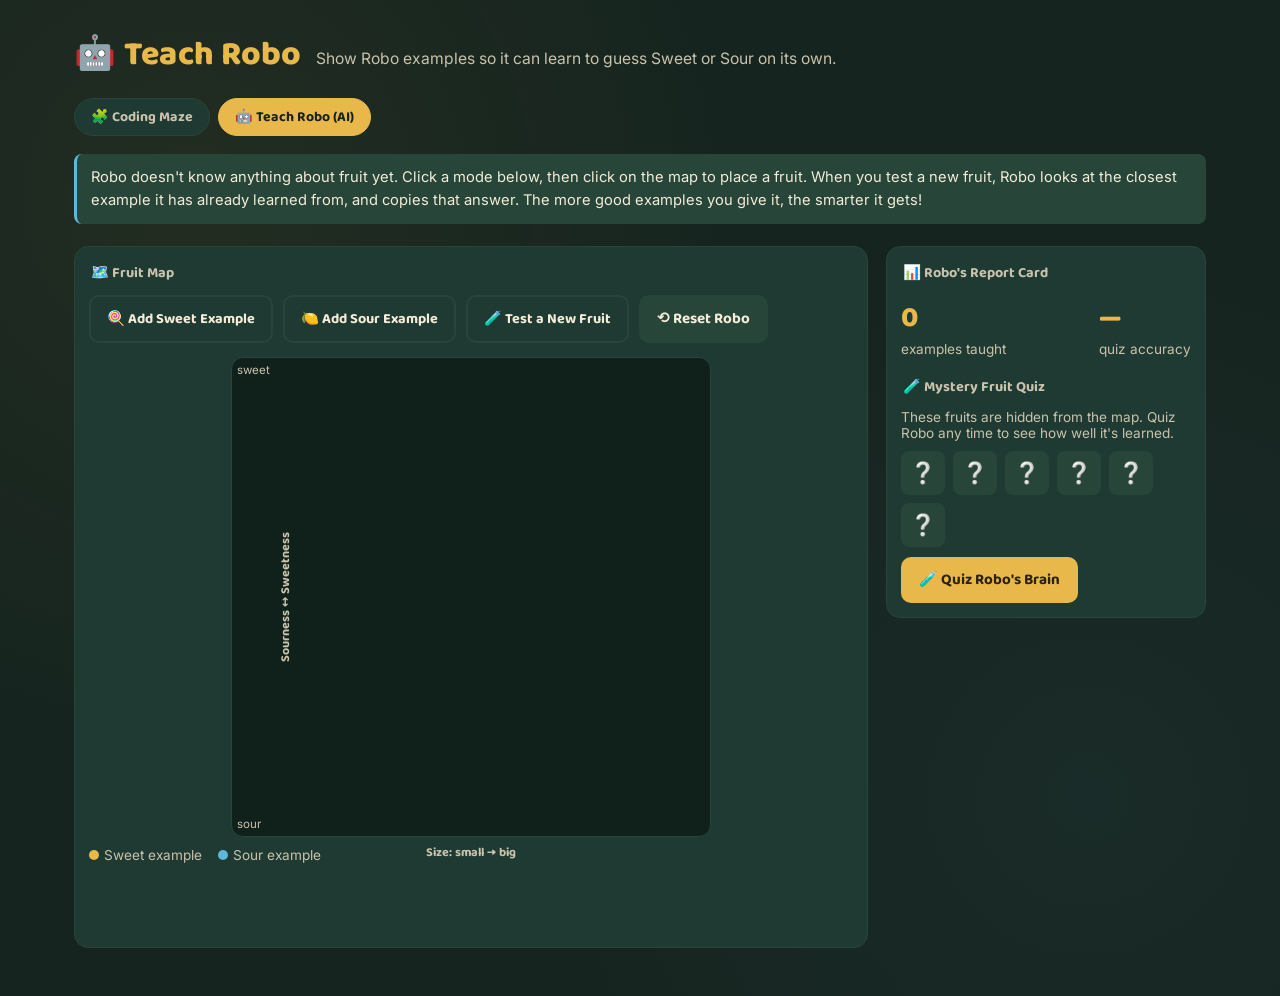
<file: ai.html>
<!DOCTYPE html>
<html lang="en">
<head>
<meta charset="UTF-8">
<meta name="viewport" content="width=device-width, initial-scale=1.0">
<title>Teach Robo — Trail Quest AI</title>
<link rel="stylesheet" href="shared.css">
<link rel="stylesheet" href="ai.css">
</head>
<body>
  <div class="app">

    <header class="app-header">
      <h1>🤖 Teach Robo</h1>
      <p>Show Robo examples so it can learn to guess Sweet or Sour on its own.</p>
    </header>

    <nav class="module-nav">
      <a href="index.html">🧩 Coding Maze</a>
      <a href="ai.html" class="current">🤖 Teach Robo (AI)</a>
    </nav>

    <p class="callout" style="margin: 18px 0 22px;">
      Robo doesn't know anything about fruit yet. Click a mode below, then click
      on the map to place a fruit. When you test a new fruit, Robo looks at the
      closest example it has already learned from, and copies that answer.
      The more good examples you give it, the smarter it gets!
    </p>

    <div class="ai-layout">

      <!-- Left: the training plot -->
      <div class="panel">
        <p class="panel-label">🗺️ Fruit Map</p>

        <div class="mode-row">
          <button class="mode-btn sweet" id="mode-sweet">🍭 Add Sweet Example</button>
          <button class="mode-btn sour" id="mode-sour">🍋 Add Sour Example</button>
          <button class="mode-btn test" id="mode-test">🧪 Test a New Fruit</button>
          <button class="btn btn-reset" id="btn-reset">⟲ Reset Robo</button>
        </div>

        <div class="plot-wrap">
          <div class="plot-frame" id="plot-frame">
            <canvas id="plot-canvas" width="480" height="480"></canvas>
            <!-- points and lines get added here by JS -->
          </div>
          <span class="axis-label x-axis">Size: small → big</span>
          <span class="axis-label y-axis">Sourness ↔ Sweetness</span>
          <span class="axis-end" style="left:6px; top:6px;">sweet</span>
          <span class="axis-end" style="left:6px; bottom:6px;">sour</span>
        </div>

        <div class="legend-row">
          <span><span class="legend-dot sweet"></span>Sweet example</span>
          <span><span class="legend-dot sour"></span>Sour example</span>
        </div>

        <p class="explain-box" id="explain-box"></p>
      </div>

      <!-- Right: stats + quiz -->
      <div class="panel">
        <p class="panel-label">📊 Robo's Report Card</p>

        <div class="stat-row">
          <div>
            <div class="stat-number" id="stat-examples">0</div>
            <div class="stat-label">examples taught</div>
          </div>
          <div>
            <div class="stat-number" id="stat-accuracy">—</div>
            <div class="stat-label">quiz accuracy</div>
          </div>
        </div>

        <p class="panel-label" style="margin-top:18px;">🧪 Mystery Fruit Quiz</p>
        <p class="level-note" style="color:var(--parchment-dim); font-size:0.85rem; margin: 0 0 8px;">
          These fruits are hidden from the map. Quiz Robo any time to see how well it's learned.
        </p>
        <div class="quiz-strip" id="quiz-strip"></div>
        <div class="controls" style="margin-top: 10px;">
          <button class="btn btn-primary" id="btn-quiz">🧪 Quiz Robo's Brain</button>
        </div>
      </div>

    </div>
  </div>

  <script src="ai.js"></script>
</body>
</html>
</file>
<file: shared.css>
/* ============================================================
   Trail Quest — shared tokens & common components
   Used by both index.html (coding maze) and ai.html (Teach Robo)
   ============================================================ */

@import url('https://fonts.googleapis.com/css2?family=Baloo+2:wght@500;700;800&family=Inter:wght@400;500;600&display=swap');

:root {
  /* Color */
  --bg-deep:      #16241F;   /* deep pine background */
  --panel:        #1F3A32;   /* panel surface */
  --panel-raised: #274539;   /* slightly lighter panel */
  --gold:         #E8B84A;   /* path / treasure accent */
  --sky:          #5FB8D9;   /* character / water accent */
  --success:      #7CC576;   /* goal reached / correct */
  --danger:       #E8664F;   /* wall bump / incorrect */
  --parchment:    #F3ECD8;   /* primary text on dark */
  --parchment-dim:#C9C2AC;

  /* Type */
  --font-display: 'Baloo 2', system-ui, sans-serif;
  --font-body:    'Inter', system-ui, sans-serif;
}

* { box-sizing: border-box; }

html, body {
  margin: 0;
  min-height: 100%;
  background: var(--bg-deep);
  background-image:
    radial-gradient(circle at 15% 20%, rgba(232,184,74,0.06), transparent 40%),
    radial-gradient(circle at 85% 80%, rgba(95,184,217,0.05), transparent 40%);
  color: var(--parchment);
  font-family: var(--font-body);
  -webkit-font-smoothing: antialiased;
}

.app {
  max-width: 1180px;
  margin: 0 auto;
  padding: 28px 24px 48px;
}

/* ---------- Header ---------- */
.app-header {
  display: flex;
  align-items: baseline;
  gap: 14px;
  margin-bottom: 6px;
  flex-wrap: wrap;
}

.app-header h1 {
  font-family: var(--font-display);
  font-weight: 800;
  font-size: 2.1rem;
  letter-spacing: 0.3px;
  color: var(--gold);
  margin: 0;
}

.app-header p {
  margin: 0;
  color: var(--parchment-dim);
  font-size: 0.98rem;
}

/* ---------- Module nav (switch between the two class activities) ---------- */
.module-nav {
  display: flex;
  gap: 8px;
  margin: 16px 0 4px;
}

.module-nav a {
  font-family: var(--font-display);
  font-weight: 700;
  font-size: 0.88rem;
  text-decoration: none;
  color: var(--parchment-dim);
  background: var(--panel);
  border: 1px solid var(--panel-raised);
  border-radius: 999px;
  padding: 7px 16px;
  transition: border-color 0.15s ease, color 0.15s ease;
}

.module-nav a.current {
  color: var(--bg-deep);
  background: var(--gold);
  border-color: var(--gold);
}

.module-nav a:hover:not(.current) {
  border-color: var(--sky);
  color: var(--parchment);
}

/* ---------- Panel ---------- */
.panel {
  background: var(--panel);
  border: 1px solid var(--panel-raised);
  border-radius: 14px;
  padding: 14px;
}

.panel-label {
  font-family: var(--font-display);
  font-weight: 700;
  font-size: 0.9rem;
  color: var(--parchment-dim);
  margin: 0 0 10px 2px;
}

/* ---------- Buttons ---------- */
.btn {
  font-family: var(--font-display);
  font-weight: 700;
  font-size: 0.95rem;
  border: none;
  border-radius: 10px;
  padding: 11px 18px;
  cursor: pointer;
  transition: transform 0.12s ease, filter 0.12s ease;
}

.btn:active { transform: translateY(1px); }

.btn-run,
.btn-primary {
  background: var(--gold);
  color: #2A2210;
}

.btn-reset,
.btn-secondary {
  background: var(--panel-raised);
  color: var(--parchment);
}

.btn:disabled {
  opacity: 0.5;
  cursor: not-allowed;
}

.btn:hover:not(:disabled) { filter: brightness(1.08); }

.btn.armed {
  outline: 3px solid var(--parchment);
  outline-offset: 2px;
}

.controls {
  display: flex;
  gap: 10px;
  flex-wrap: wrap;
}

/* ---------- Feedback banner ---------- */
.banner {
  min-height: 28px;
  font-family: var(--font-display);
  font-weight: 700;
  font-size: 1rem;
  padding: 2px 4px;
}

.banner.win { color: var(--success); }
.banner.bump { color: var(--danger); }
.banner.idle { color: var(--parchment-dim); font-weight: 500; font-family: var(--font-body); }

/* ---------- Explainer callouts ---------- */
.callout {
  background: var(--panel-raised);
  border-left: 3px solid var(--sky);
  border-radius: 8px;
  padding: 12px 14px;
  font-size: 0.92rem;
  color: var(--parchment);
  line-height: 1.55;
}
</file>
<file: ai.css>
/* ============================================================
   Trail Quest — Teach Robo (AI) page only
   Shared tokens, header, panel, buttons, banner live in shared.css
   ============================================================ */

.ai-layout {
  display: grid;
  grid-template-columns: 1fr 320px;
  gap: 18px;
  align-items: start;
}

@media (max-width: 900px) {
  .ai-layout { grid-template-columns: 1fr; }
}

/* ---------- Mode buttons ---------- */
.mode-row {
  display: flex;
  gap: 10px;
  flex-wrap: wrap;
  margin-bottom: 14px;
}

.mode-btn {
  font-family: var(--font-display);
  font-weight: 700;
  font-size: 0.9rem;
  border: 2px solid var(--panel-raised);
  background: var(--panel);
  color: var(--parchment);
  border-radius: 10px;
  padding: 10px 16px;
  cursor: pointer;
  transition: border-color 0.15s ease, transform 0.12s ease;
}

.mode-btn:hover { transform: translateY(-1px); }

.mode-btn.sweet.armed { border-color: var(--gold); background: #3a3320; }
.mode-btn.sour.armed { border-color: var(--sky); background: #1f333a; }
.mode-btn.test.armed { border-color: var(--parchment); background: var(--panel-raised); }

/* ---------- Plot ---------- */
.plot-wrap {
  position: relative;
  width: 100%;
  max-width: 480px;
  margin: 0 auto;
}

.plot-frame {
  position: relative;
  width: 100%;
  aspect-ratio: 1 / 1;
  border-radius: 12px;
  overflow: hidden;
  background: #10201B;
  cursor: crosshair;
  border: 1px solid var(--panel-raised);
}

#plot-canvas {
  position: absolute;
  inset: 0;
  width: 100%;
  height: 100%;
}

.plot-point {
  position: absolute;
  width: 30px;
  height: 30px;
  margin-left: -15px;
  margin-top: -15px;
  display: flex;
  align-items: center;
  justify-content: center;
  font-size: 1.15rem;
  border-radius: 50%;
  border: 2px solid rgba(255,255,255,0.8);
  z-index: 4;
  pointer-events: none;
  animation: pop-in 0.18s ease;
}

.plot-point.sweet { background: rgba(232, 184, 74, 0.9); }
.plot-point.sour { background: rgba(95, 184, 217, 0.9); }

.plot-point.test-marker {
  border: 2px dashed var(--parchment);
  background: rgba(243, 236, 216, 0.15);
  font-size: 1.3rem;
}

@keyframes pop-in {
  from { transform: scale(0.3); opacity: 0; }
  to { transform: scale(1); opacity: 1; }
}

.nn-line {
  position: absolute;
  z-index: 3;
  height: 2px;
  background: var(--parchment);
  opacity: 0.55;
  transform-origin: 0 0;
  pointer-events: none;
}

/* Axis labels */
.axis-label {
  position: absolute;
  font-family: var(--font-display);
  font-weight: 700;
  font-size: 0.78rem;
  color: var(--parchment-dim);
}

.axis-label.x-axis {
  bottom: -26px;
  left: 50%;
  transform: translateX(-50%);
}

.axis-label.y-axis {
  left: -10px;
  top: 50%;
  transform: translateY(-50%) rotate(-90deg);
  transform-origin: center;
}

.axis-end {
  position: absolute;
  font-size: 0.72rem;
  color: var(--parchment-dim);
}

/* ---------- Side panel: quiz + stats ---------- */
.stat-row {
  display: flex;
  justify-content: space-between;
  align-items: baseline;
  margin: 6px 0 14px;
}

.stat-number {
  font-family: var(--font-display);
  font-weight: 800;
  font-size: 1.8rem;
  color: var(--gold);
}

.stat-label {
  font-size: 0.85rem;
  color: var(--parchment-dim);
}

.quiz-strip {
  display: flex;
  flex-wrap: wrap;
  gap: 8px;
  margin: 10px 0;
}

.quiz-item {
  width: 44px;
  height: 44px;
  border-radius: 8px;
  background: var(--panel-raised);
  display: flex;
  align-items: center;
  justify-content: center;
  font-size: 1.3rem;
  position: relative;
  transition: background 0.2s ease;
}

.quiz-item .quiz-result {
  position: absolute;
  bottom: -4px;
  right: -4px;
  font-size: 0.85rem;
}

.quiz-item.correct { background: #2E4A2A; }
.quiz-item.incorrect { background: #4a2a26; }

.legend-row {
  display: flex;
  gap: 16px;
  font-size: 0.85rem;
  color: var(--parchment-dim);
  margin-top: 10px;
}

.legend-dot {
  display: inline-block;
  width: 10px;
  height: 10px;
  border-radius: 50%;
  margin-right: 5px;
}

.legend-dot.sweet { background: var(--gold); }
.legend-dot.sour { background: var(--sky); }

.explain-box {
  margin-top: 12px;
  min-height: 44px;
  font-size: 0.9rem;
  line-height: 1.5;
  color: var(--parchment);
}
</file>
